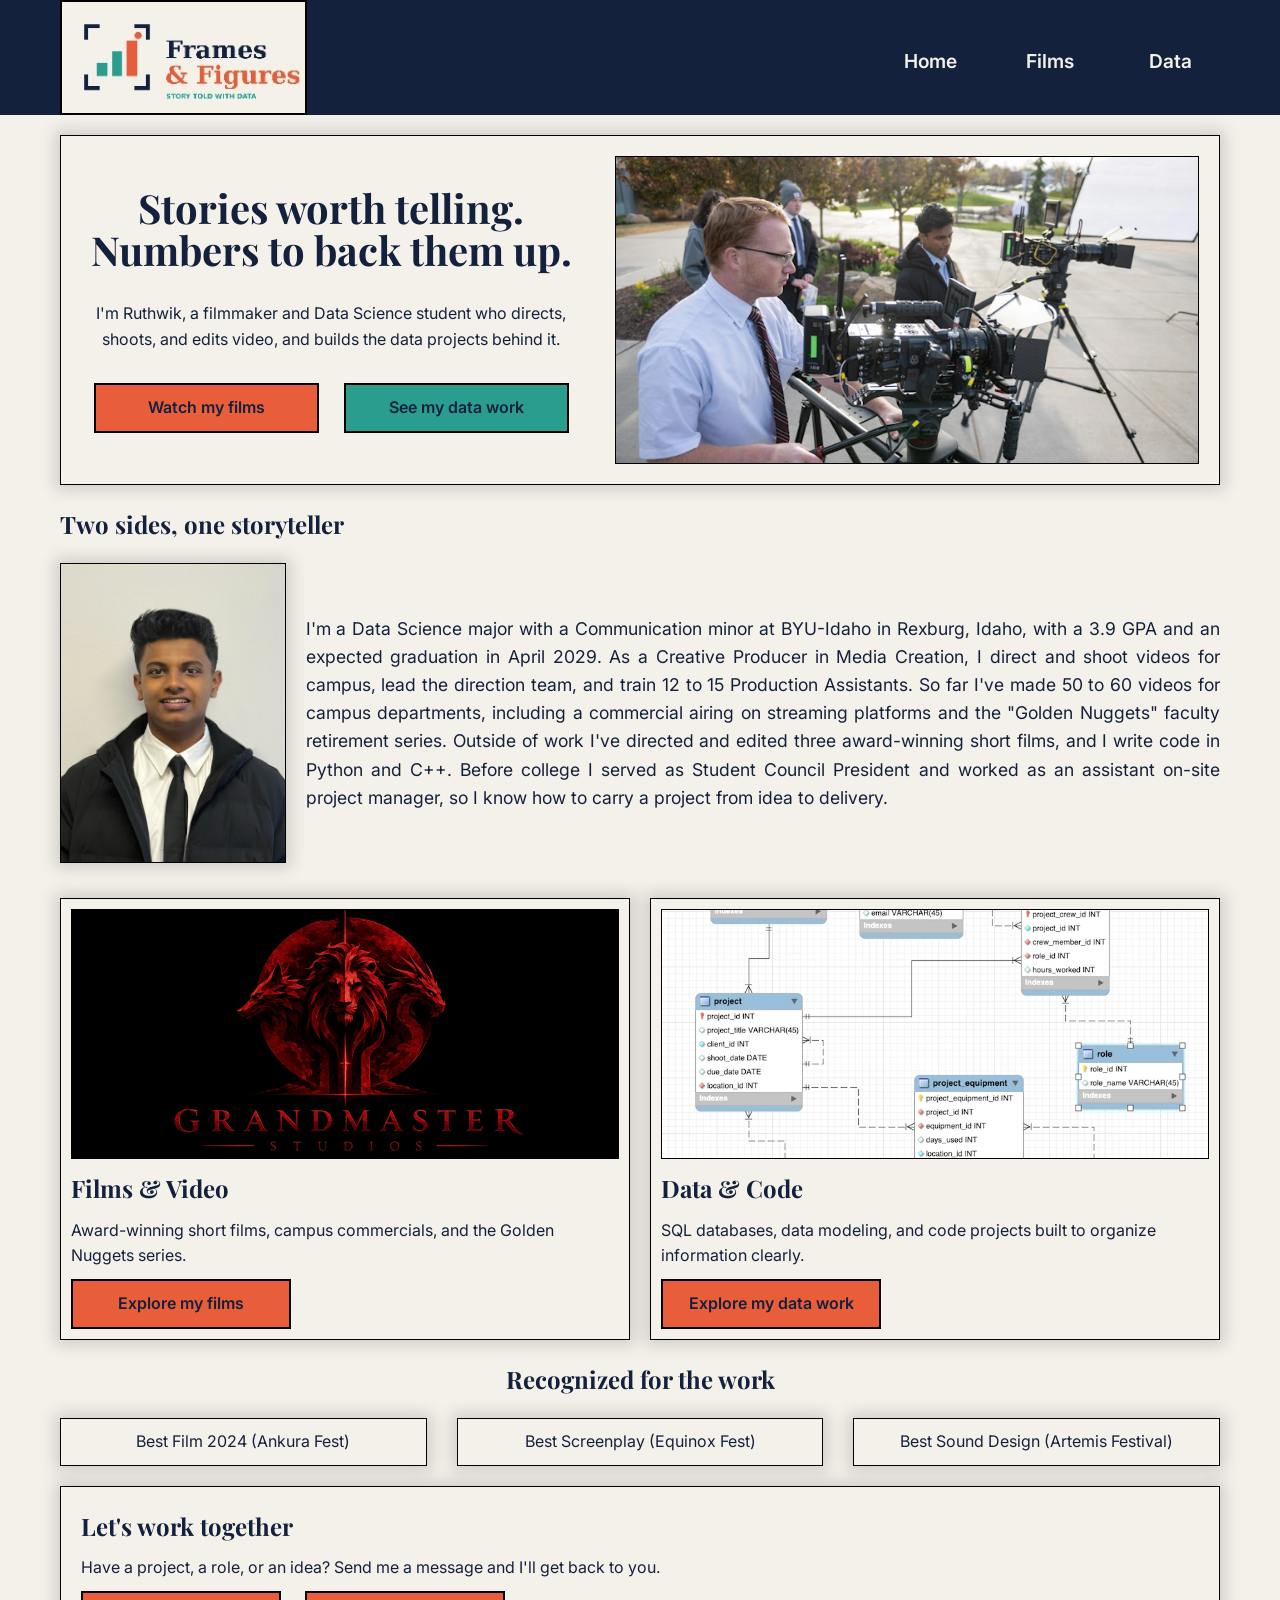
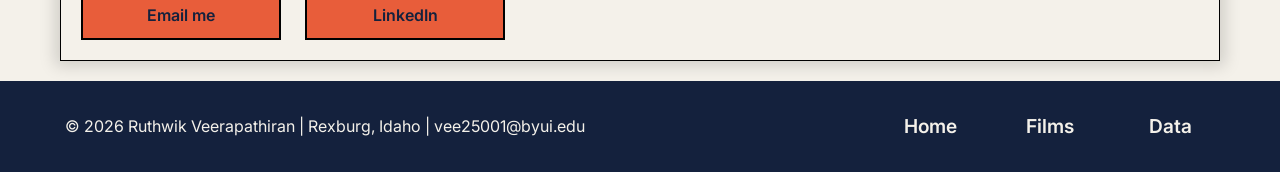
<file: index.html>
<!DOCTYPE html>
<html lang="en">
<head>
  <meta charset="UTF-8" />
  <meta name="viewport" content="width=device-width, initial-scale=1.0"/>
  <title>Frames & Figures | Ruthwik Veerapathiran</title>
  <link rel="stylesheet" href="styles/styles.css" />
</head>
<body>
  <!-- Header -->
    <header>
      <nav class="nav-bar">
        <a href="index.html" class="logo">
            <img src="images/logo.webp" alt="Frames & Figures logo">
        </a>

        <div class="nav-links">
            <a href="index.html">Home</a>
            <a href="films.html">Films</a>
            <a href="data.html">Data</a>
        </div>
      </nav>
    </header>
    <main>

      <section class="home-intro">
        <div class="home-intro-text">
          <h1>Stories worth telling.<br>Numbers to back them up.</h1>
          <p>
            I'm Ruthwik, a filmmaker and Data Science student who directs, shoots, and edits video, and builds the data projects behind it.
          </p>
          <div class="home-intro-buttons">
            <a href="films.html">
              Watch my films
            </a>
            <a href="data.html">
              See my data work
            </a>
          </div>
        </div>
        <img src="images/ruthwik3.webp" alt="Ruthwik behind a cinema camera on set.">
      </section>

      <h2 class="bio-title">Two sides, one storyteller</h2>
      <section class="bio-container">
        <img src="images/ruthwik.webp" alt="Portrait of me.">
        <div class="bio-text">
          <p>
            I'm a Data Science major with a Communication minor at BYU-Idaho in Rexburg, Idaho, with a 3.9 GPA and an expected graduation in April 2029. As a Creative Producer in Media Creation, I direct and shoot videos for campus, lead the direction team, and train 12 to 15 Production Assistants. So far I've made 50 to 60 videos for campus departments, including a commercial airing on streaming platforms and the "Golden Nuggets" faculty retirement series. Outside of work I've directed and edited three award-winning short films, and I write code in Python and C++. Before college I served as Student Council President and worked as an assistant on-site project manager, so I know how to carry a project from idea to delivery.
          </p>
        </div>
      </section>

      <section class="feature-cards-container">
        <div class="feature-card">
          <img src="images/grandmaster.webp" alt="A film camera on a tripod.">
          <h3>Films & Video</h3>
          <p>
            Award-winning short films, campus commercials, and the Golden Nuggets series.
          </p>
          <a href="films.html">
              Explore my films
          </a>
        </div>

        <div class="feature-card">
          <img src="images/Screenshot2.webp" alt="A laptop with a database diagram on the screen.">
          <h3>Data & Code</h3>
          <p>
            SQL databases, data modeling, and code projects built to organize information clearly.
          </p>
          <a href="data.html">
              Explore my data work
          </a>
        </div>
      </section>

      <h2 class="awards-title">Recognized for the work</h2>
      <section class="awards-strip">
        <ul>
          <li>
            Best Film 2024 (Ankura Fest)
          </li>
          <li>
            Best Screenplay (Equinox Fest)
          </li>
          <li>
            Best Sound Design (Artemis Festival)
          </li>
        </ul>
      </section>

      <section class="contact-container">
          <h2>Let's work together</h2>
          <p>
            Have a project, a role, or an idea? Send me a message and I'll get back to you.
          </p>
          <div class="contact-buttons">
            <a href="mailto:vee25001@byui.edu">
              Email me
            </a>
            <a href="https://www.linkedin.com" target="_blank">
              LinkedIn
            </a>
        </div>
      </section>
    </main>

    <!-- Footer -->
    <footer>
      <nav class="nav-bar">
        <p>
            &copy; 2026 Ruthwik Veerapathiran |
            Rexburg, Idaho |
            <a href="mailto:vee25001@byui.edu">
                vee25001@byui.edu
            </a>
        </p>

        <div class="nav-links">
            <a href="index.html">Home</a>
            <a href="films.html">Films</a>
            <a href="data.html">Data</a>
        </div>
      </nav>
    </footer>
</body>
</html>
</file>
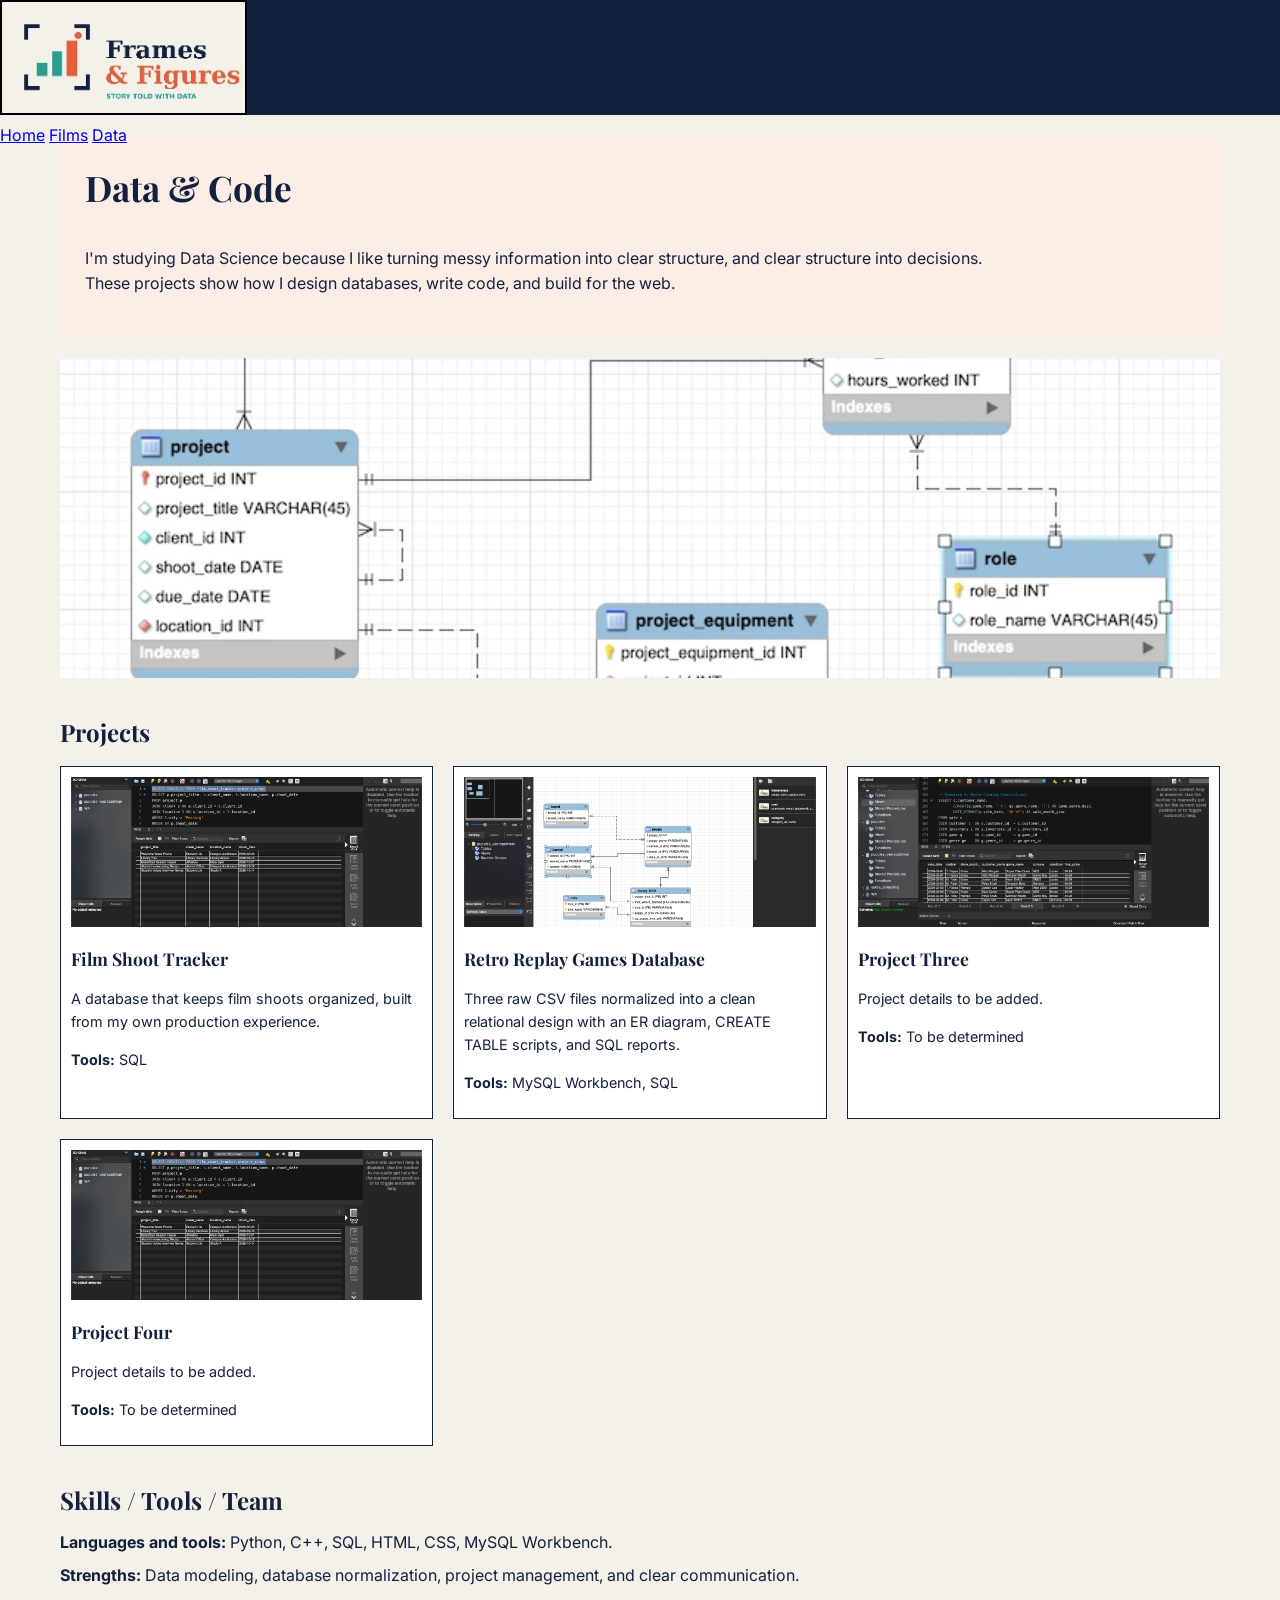
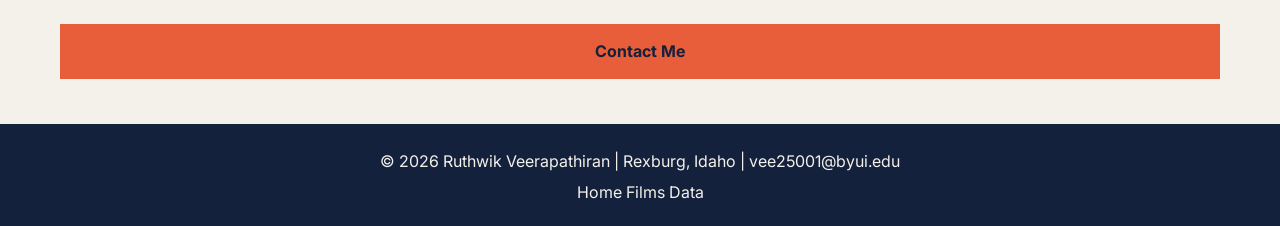
<file: data.html>
<!DOCTYPE html>
<html lang="en">

<head>
    <meta charset="UTF-8">
    <meta name="viewport" content="width=device-width, initial-scale=1.0">
    <title>Data & Code | Frames & Figures</title>
    <link rel="stylesheet" href="styles/styles.css">
</head>

<body>

    <!-- Header -->
    <header>
        <a href="index.html" class="logo">
            <img src="images/logo.webp" alt="Frames & Figures logo">
        </a>

        <nav>
            <a href="index.html">Home</a>
            <a href="films.html">Films</a>
            <a href="data.html">Data</a>
        </nav>
    </header>

    <main>

        <!-- Introduction -->
        <section class="data-intro">
            <h1>Data & Code</h1>

            <p>
                I'm studying Data Science because I like turning messy
                information into clear structure, and clear structure
                into decisions. These projects show how I design databases,
                write code, and build for the web.
            </p>
        </section>

        <!-- Banner -->
        <section class="data-banner">
            <img src="images/Screenshot2.webp"
                 alt="Database diagram on a laptop screen.">
        </section>

        <!-- Projects -->
        <section class="projects">
            <h2>Projects</h2>

            <div class="project-grid">

                <article class="project-card">
                    <img src="images/Screenshot1.webp"
                         alt="Film Shoot Tracker database">

                    <h3>Film Shoot Tracker</h3>

                    <p>
                        A database that keeps film shoots organized,
                        built from my own production experience.
                    </p>

                    <p><strong>Tools:</strong> SQL</p>
                </article>

                <article class="project-card">
                    <img src="images/Screenshot3.webp"
                         alt="Retro Replay Games database">

                    <h3>Retro Replay Games Database</h3>

                    <p>
                        Three raw CSV files normalized into a clean
                        relational design with an ER diagram,
                        CREATE TABLE scripts, and SQL reports.
                    </p>

                    <p><strong>Tools:</strong> MySQL Workbench, SQL</p>
                </article>

                <article class="project-card">
                    <img src="images/Screenshot4.webp"
                         alt="Third project screenshot">

                    <h3>Project Three</h3>

                    <p>Project details to be added.</p>

                    <p><strong>Tools:</strong> To be determined</p>
                </article>

                <article class="project-card">
                    <img src="images/Screenshot1.webp"
                         alt="Fourth project screenshot">

                    <h3>Project Four</h3>

                    <p>Project details to be added.</p>

                    <p><strong>Tools:</strong> To be determined</p>
                </article>

            </div>
        </section>

        <!-- Skills -->
        <section class="skills">
            <h2>Skills / Tools / Team</h2>

            <p>
                <strong>Languages and tools:</strong>
                Python, C++, SQL, HTML, CSS, MySQL Workbench.
            </p>

            <p>
                <strong>Strengths:</strong>
                Data modeling, database normalization,
                project management, and clear communication.
            </p>
        </section>

        <!-- Contact -->
        <section class="contact">
            <a href="index.html#contact" class="contact-button">
                Contact Me
            </a>
        </section>

    </main>

    <!-- Footer -->
    <footer>
        <p>
            &copy; 2026 Ruthwik Veerapathiran |
            Rexburg, Idaho |
            <a href="mailto:vee25001@byui.edu">
                vee25001@byui.edu
            </a>
        </p>

        <nav>
            <a href="index.html">Home</a>
            <a href="films.html">Films</a>
            <a href="data.html">Data</a>
        </nav>
    </footer>

</body>
</html>
</file>
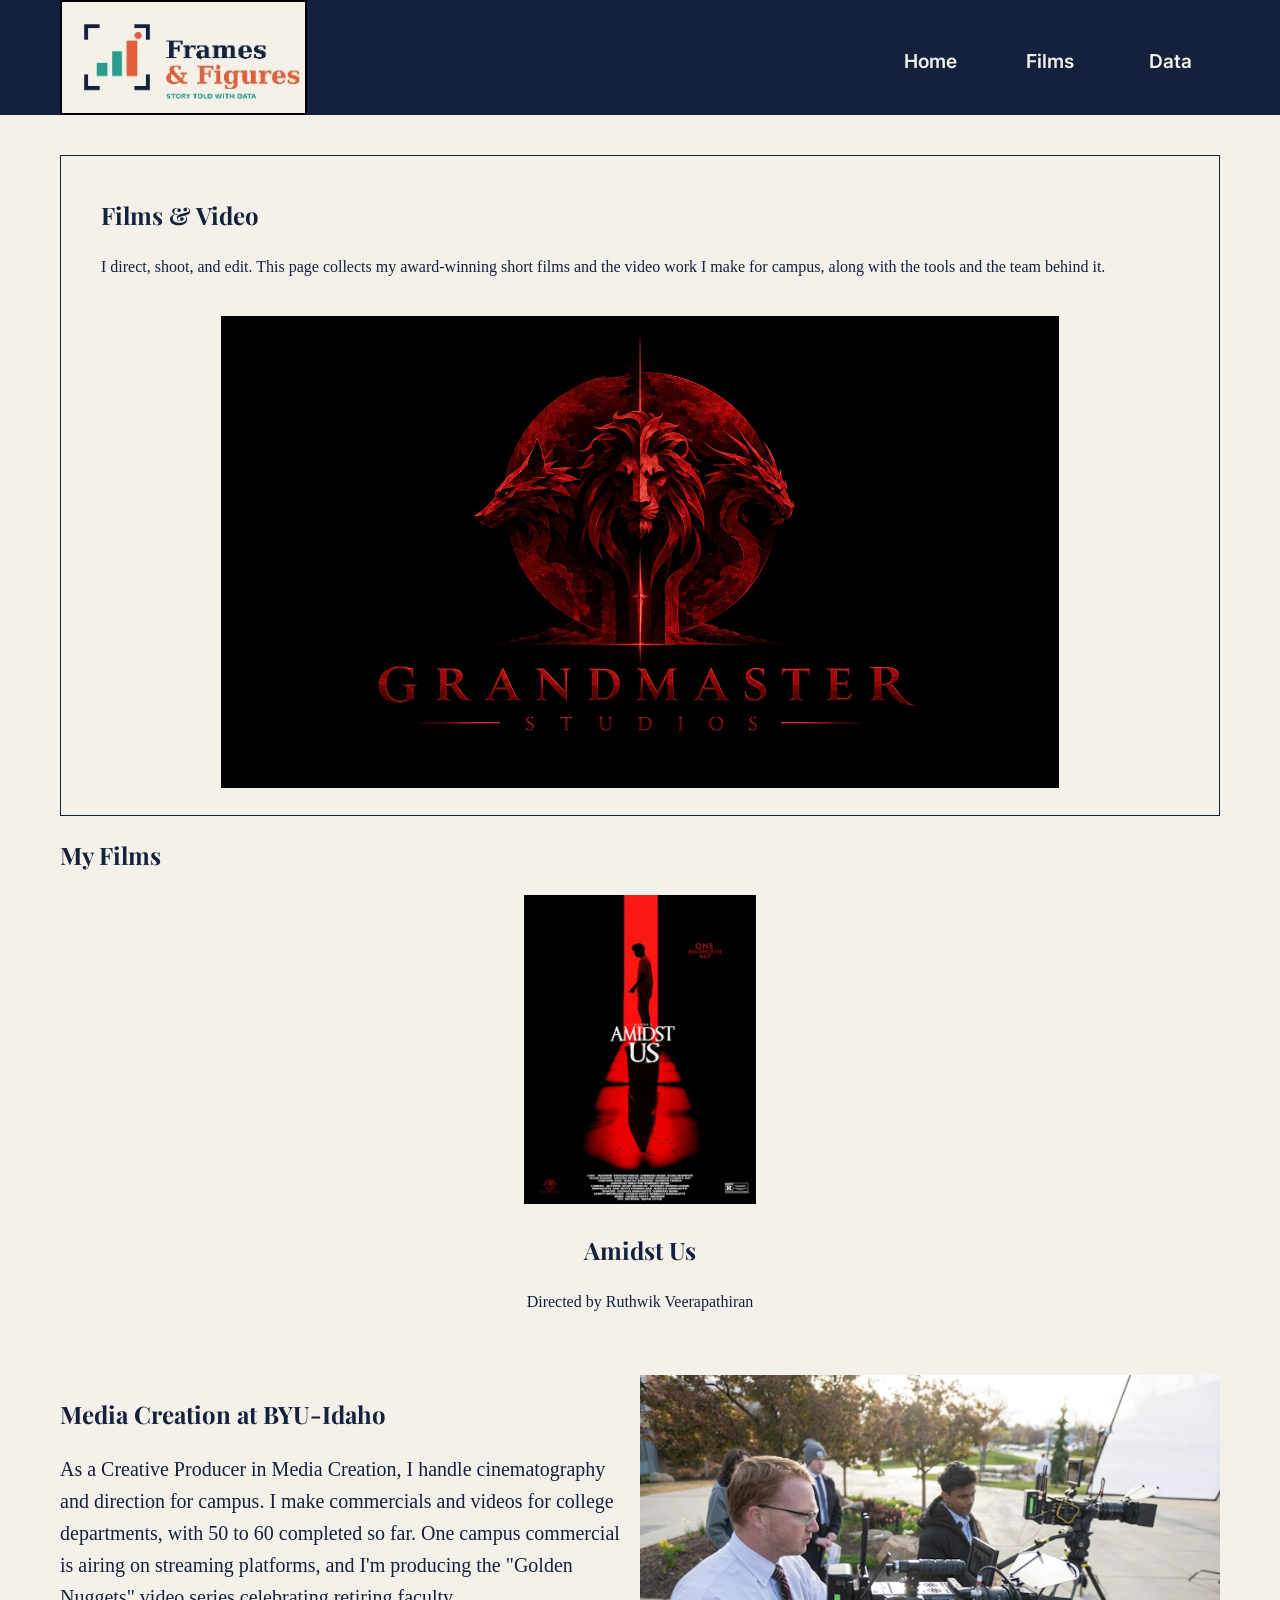
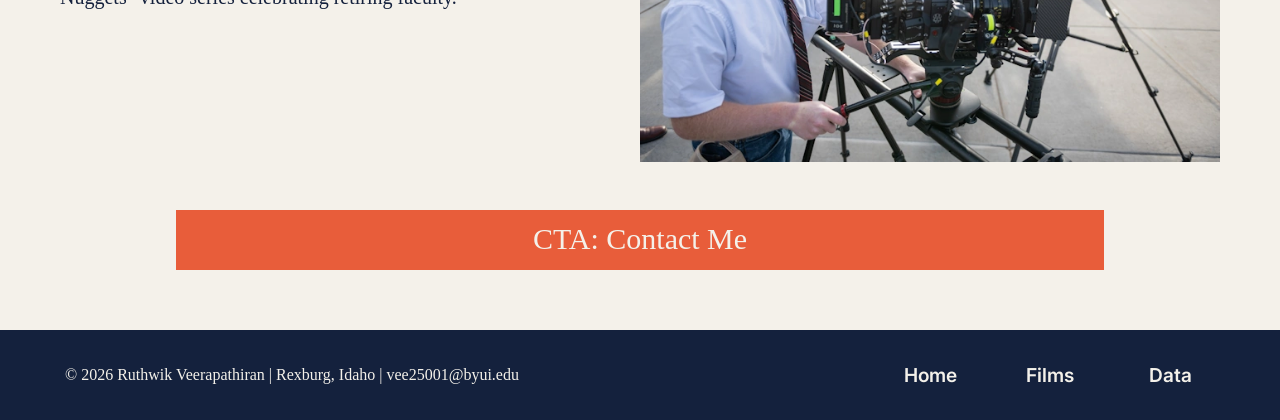
<file: films.html>
<!DOCTYPE html>
<html lang="en">
<head>
  <meta charset="UTF-8" />
  <meta name="viewport" content="width=device-width, initial-scale=1.0"/>
  <title>Films & Video | Frames & Figures</title>
  <link rel="stylesheet" href="styles/styles.css" />
  <link rel="stylesheet" href="styles/films.css">
</head>
<body>
    <header>
      <nav class="nav-bar">
        <a href="index.html" class="logo">
            <img src="images/logo.webp" alt="Frames & Figures logo">
        </a>

        <div class="nav-links">
            <a href="index.html">Home</a>
            <a href="films.html">Films</a>
            <a href="data.html">Data</a>
        </div>
      </nav>
    </header>

    <main>

      <section class="films-intro">
        <div class="intro-msg">
          <h1>Films & Video</h1>
          <p>I direct, shoot, and edit. This page collects my award-winning short films and the video work I make for campus, along with the tools and the team behind it.</p>
        </div>
        <div class="intro-img">
          <img src="images/grandmaster.webp" alt="Production Company Logo">
        </div>
      </section>

      <section class="my-films">
        <div class="my-films-msg">
          <h1>My Films</h1>
        </div>
        <section class="films-bio">
          <div class="film-poster">
            <img src="images/amidstUs.webp" alt="Amidst Us Movie Poster">
          </div>
          <div class="film-msg">
            <h2>Amidst Us</h2>
            <p>Directed by Ruthwik Veerapathiran</p>
          </div>
        </section>
      </section>

      <section class="media-creation-bio">
        <div class="media-creation-msg">
          <h1>Media Creation at BYU-Idaho</h1>
          <p>As a Creative Producer in Media Creation, I handle cinematography and direction for campus. I make commercials and videos for college departments, with 50 to 60 completed so far. One campus commercial is airing on streaming platforms, and I'm producing the "Golden Nuggets" video series celebrating retiring faculty.</p>
        </div>
        <div class="media-creation-img">
          <img src="images/ruthwik3.webp" alt="Media Creation crew filming on location">
        </div>
      </section>

      <div class="contact-btn">
        <a href="">CTA: Contact Me</a>
      </div>

    </main>

    <footer>
      <nav class="nav-bar">
        <p>
            &copy; 2026 Ruthwik Veerapathiran |
            Rexburg, Idaho |
            <a href="mailto:vee25001@byui.edu">
                vee25001@byui.edu
            </a>
        </p>

        <div class="nav-links">
            <a href="index.html">Home</a>
            <a href="films.html">Films</a>
            <a href="data.html">Data</a>
        </div>
      </nav>
    </footer>
</body>
</html>
</file>
<file: styles/styles.css>
/* Google Fonts */
@import url('https://fonts.googleapis.com/css2?family=Inter:wght@400;500;600;700&family=Playfair+Display:wght@600;700&display=swap');

/* General Settings */
* {
    box-sizing: border-box;
}

body {
    margin: 0;
    background-color: #F4F1EA;
    color: #14213D;
    font-family: 'Inter', Arial, sans-serif;
    line-height: 1.6;
}

main {
    max-width: 1200px;
    margin: 0 auto;
    padding: 20px;
}

h1, h2, h3 {
    font-family: 'Playfair Display', Georgia, serif;
    color: #14213D;
}

/* Header and Navigation */
header {
    margin: 0 auto;
    background-color: #14213D;
    padding: 0;
    height: 115px;
}

.logo img {
    width: auto;
    height: 115px;
    margin: 0;
    border: 2px solid black;
}

.nav-bar {
    display: flex;
    justify-content: space-between;
    margin: 0 auto;
    align-items: center;
    padding: 0px 20px;
    max-width: 1200px;
}
.nav-links {
    display: flex;
    gap: 20px;
    align-items: center;
}
.nav-links a {
    color: #F4F1EA;
    text-decoration: none;
    font-weight: 600;
    display: inline-block;
    color: #F4F1EA;
    text-decoration: none;
    padding: 10px 20px;
    width: 100px;
    margin: auto auto;
    text-align:center;
    font-size: 1.2rem;
}

nav a:hover {
    color: #E85D3A;
}

.home-intro {
    width: 100%;
    display: flex;
    flex-direction: row;
    border: 1px solid black;
    padding: 20px 20px;
    justify-content: space-between;
    box-shadow: 0px 0px 15px 5px rgba(0, 0, 0, 0.15);
    gap: 3%;
    height: 350px;
}
.home-intro img {
    width: 100%;
    height: auto;
    border: 1px solid black;
    object-fit: cover;
    min-width: 0;
}

.home-intro-text {
    display: flex;
    flex-direction: column;
    justify-content: space-evenly;
    width: 500px;
    padding: 0px;
    text-align:center;
    min-width: 500px;
}

.home-intro-text h1 {
    line-height: 2.6rem;
    margin:0;
    font-size: 2.5rem;
    margin-top: 0;
    text-align:center;
}
.home-intro-text a {
    display: inline-block;
    background-color: #E85D3A;
    color: #14213D;
    text-decoration: none;
    padding: 10px 20px;
    width: 45%;
    font-weight: 600;
    margin: auto auto;
    text-align:center;
    border: 2px solid black;
}
.home-intro-text p{
    margin: 0;
}

.home-intro-text a:nth-child(2) {
    background-color: #2A9D8F;
}

.home-intro-buttons {
    display: flex;
    justify-content: space-between;
}

.bio-container {
    display: flex;
    flex-direction: row;
    gap: 20px;
    margin-bottom: 35px;
    font-size: 1.1rem;
    text-align: justify;
}
.bio-container img {
    width: auto;
    height: 300px;
    border: 1px solid black;
    box-shadow: 0px 0px 15px 5px rgba(0, 0, 0, 0.15);
}
.bio-text {
    display: flex;
    flex-direction: column;
    justify-content: center;
}
.bio-text p {
    margin: 0;
}
.bio-title {
    font-size: 1.5rem;
    margin: 20px 0;
}
.feature-cards-container {
    display: flex;
    flex-direction: row;
    gap: 20px; 
}
.feature-card {
    display: flex;
    flex-direction: column;
    border: 1px solid black;
    padding: 10px;
    width: 50%;
    gap: 10px;
    box-shadow: 0px 0px 15px 5px rgba(0, 0, 0, 0.15);
}
.feature-card img {
    width: 100%;
    height: 250px;
    object-fit: cover;
    border: 1px solid black;
}
.feature-card h3 {
    font-size: 1.5rem;
    margin: 0;
}
.feature-card p {
    font-size: 1rem;
    margin: 0;
}
.feature-card a {
    display: inline-block;
    background-color: #E85D3A;
    color: #14213D;
    text-decoration: none;
    padding: 10px 20px;
    width: 220px;
    font-weight: 600;
    text-align:center;
    border: 2px solid black;
}
.awards-title {
    font-size: 1.5rem;
    margin: 20px 0;
    text-align:center;
}
.awards-strip ul {
    display: flex;
    flex-direction: row;
    justify-content: space-between;
    list-style: none;
    padding: 0;
    margin: 0;
    gap: 30px;
}
.awards-strip li {
    text-align: center;
    border: 1px solid black;
    padding: 10px 30px;
    width: 100%;
    margin: 0;
    box-shadow: 0px 0px 15px 5px rgba(0, 0, 0, 0.15);
}
.contact-container {
    display: flex;
    flex-direction: column;
    align-items: left;
    border: 1px solid black;
    text-align: left;
    margin-top: 20px;
    padding: 20px;
    width: 100%;
    box-shadow: 0px 0px 15px 5px rgba(0, 0, 0, 0.15);
}
.contact-container a {
    display: inline-block;
    background-color: #E85D3A;
    color: #14213D;
    text-decoration: none;
    padding: 10px 20px;
    width: 200px;
    font-weight: 600;
    margin-right: 20px;
    text-align:center;
    border: 2px solid black;
}
.contact-container h2 {
    font-size: 1.5rem;
    margin: 0;
}
.contact-container p {
    font-size: 1rem;
    margin: 10px 0px;
}
/* Introduction */
.data-intro {
    background-color: #FCEDE6;
    padding: 25px;
    margin-bottom: 20px;
}

.data-intro h1 {
    margin-top: 0;
    font-size: 2.2rem;
}

.data-intro p {
    max-width: 900px;
}

/* Banner Image */
.data-banner {
    margin-bottom: 35px;
}

.data-banner img {
    display: block;
    width: 100%;
    height: 320px;
    object-fit: cover;
}

/* Projects */
.projects {
    margin-bottom: 35px;
}

.projects h2 {
    margin-bottom: 15px;
}

.project-grid {
    display: grid;
    grid-template-columns: repeat(3, 1fr);
    gap: 20px;
}

.project-card {
    background-color: #FFFFFF;
    border: 1px solid #14213D;
    padding: 10px;
}

.project-card img {
    width: 100%;
    height: 150px;
    object-fit: cover;
}

.project-card h3 {
    font-size: 1.1rem;
    margin: 10px 0;
}

.project-card p {
    font-size: 0.9rem;
}

/* Skills */
.skills {
    margin-bottom: 35px;
}

.skills h2 {
    margin-bottom: 10px;
}

.skills p {
    margin: 8px 0;
}

/* Contact Button */
.contact {
    margin-bottom: 25px;
}

.contact-button {
    display: block;
    background-color: #E85D3A;
    color: #14213D;
    text-align: center;
    text-decoration: none;
    padding: 15px;
    font-weight: 700;
}

.contact-button:hover {
    background-color: #2A9D8F;
    color: #FFFFFF;
}

/* Footer */
footer {
    background-color: #14213D;
    color: #F4F1EA;
    text-align: center;
    padding: 20px 0;
}

footer p {
    margin: 5px;
}

footer a {
    color: #F4F1EA;
    text-decoration: none;
}

footer a:hover {
    color: #E85D3A;
}

/* Mobile Layout */
@media screen and (max-width: 850px) {
    .nav-bar {
        flex-direction: column;
    }
    .nav-links {
        display: flex;
        gap: 0;
        align-items: center;
    }
    .nav-links a {
        padding: 10px 0px;
        width: 80px;
    }
    header {
        height:auto
    }
    .home-intro img {
        position: absolute;
        height: 100%;
        z-index: -1;
    }
    .home-intro {
        width: 100%;
        position: relative;
        padding: 0px;
        gap: 10%;
        height: auto;
    }

    .home-intro-text {
        padding: 20px 20px;
        text-align:center;
        min-width: 100%;
        background-color: rgba(255, 255, 255, 0.521);
    }

    .home-intro-text h1 {
        line-height: 2rem;
        margin:0;
        font-size: 1.8rem;
        margin-top: 0;
        text-align:center;
    }
    .bio-container {
        flex-direction: column;
        gap: 20px;
        margin-bottom: 35px;
    }
    
    .bio-container img {
        width: auto;
        height: 350px;
        margin: 0 auto;
    }
    .feature-cards-container {
        display: flex;
        flex-direction: column;
        gap: 20px; 
        align-items: center;
    }
    .bio-title {
        margin: 20px 0;
        text-align:center;
    }
    .feature-card {
        align-items: center;
        text-align: center;
        width: 100%;
    }
    .awards-strip ul {
        flex-direction: column;
        gap: 10px;
        align-items: center;
    }
        .awards-strip li {
        text-align: center;
        border: 1px solid black;
        padding: 10px 30px;
        width: 100%;
        margin: 0;
        box-shadow: 0px 0px 15px 5px rgba(0, 0, 0, 0.15);
    }
    .contact-buttons {
        display: flex;
        flex-direction: column;
        gap: 10px;
        align-items: center;
    }
    .project-grid {
        grid-template-columns: 1fr;
    }
    .data-banner img {
        height: 200px;
    }

}
</file>
<file: styles/films.css>
@import url('https://fonts.googleapis.com/css2?family=Inter:wght@400;500;600;700&family=Playfair+Display:wght@600;700&display=swap');

* {
    box-sizing: border-box;
}

p {
    font-family: "Lato";
}

.films-intro {
    display: block;
    padding: 0 20px 20px;
    border: 1px solid #14213D;
    margin-top: 20px;
}

.intro-msg {
    padding: 20px;
}

.intro-img {
    display: block;
    width: 75%;
    margin: 0 auto;
}

.intro-img img {
    width: 100%;
}

.my-films {
    display: block;
    margin-bottom: 60px;
}

.film-poster {
    width: 20%;
    margin: 0 auto;
}

.film-poster img {
    width: 100%;
}

.film-msg {
    text-align: center;
}

.media-creation-bio {
    display: grid;
    grid-template-columns: 1fr 1fr;
}

.media-creation-msg {
    grid-column: span 1;
}

.media-creation-msg p {
    font-family: "lato";
    font-size: 20px;
    padding-right: 15px;
}

.media-creation-img {
    grid-column: span 1;
    width: 100%;
    justify-self: left;
}

.media-creation-img img {
    width: 100%;
}

.contact-btn {
    width: 80%;
    height: 60px;
    text-align: center;
    background-color: #E85D3A;
    margin: 40px auto;
    padding: 5px 0;
}

.contact-btn a {
    text-decoration: none;
    color: #F4F1EA;
    font-family: "lato";
    font-size: 30px;
}
</file>
